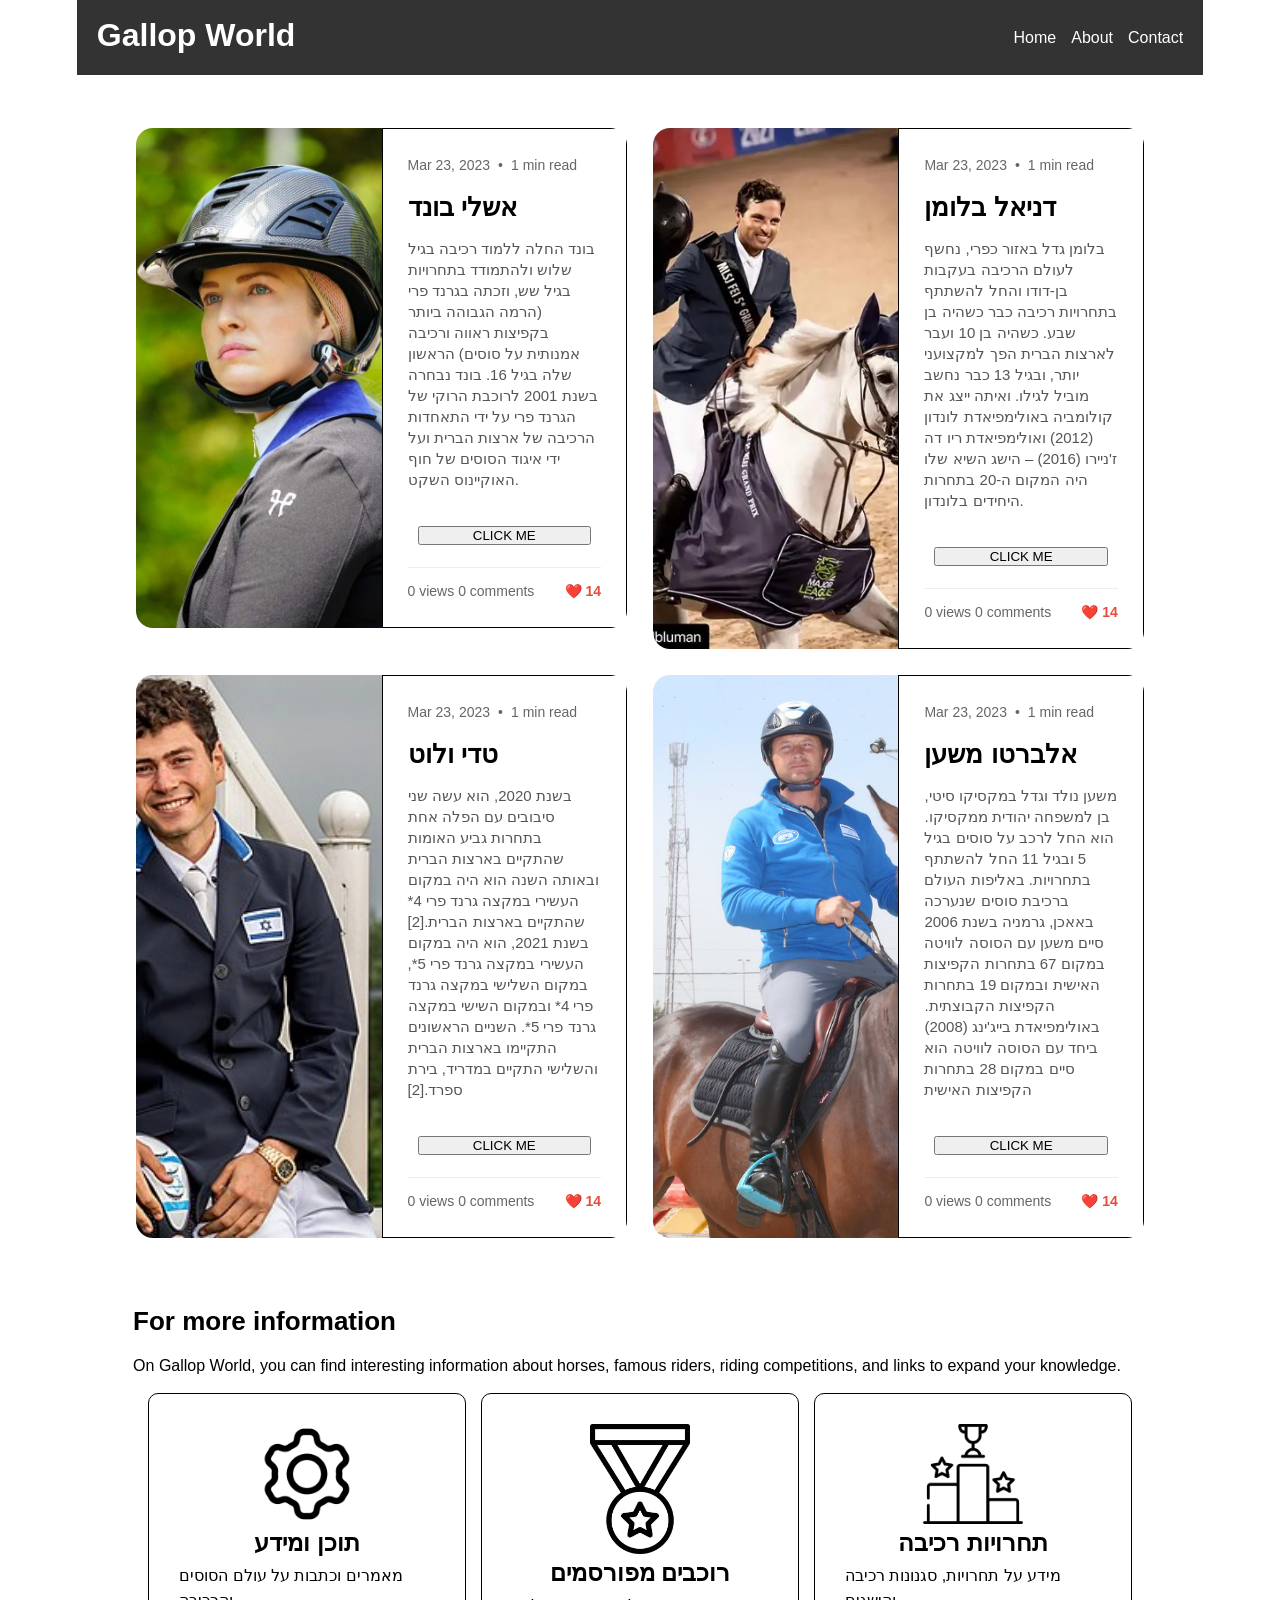
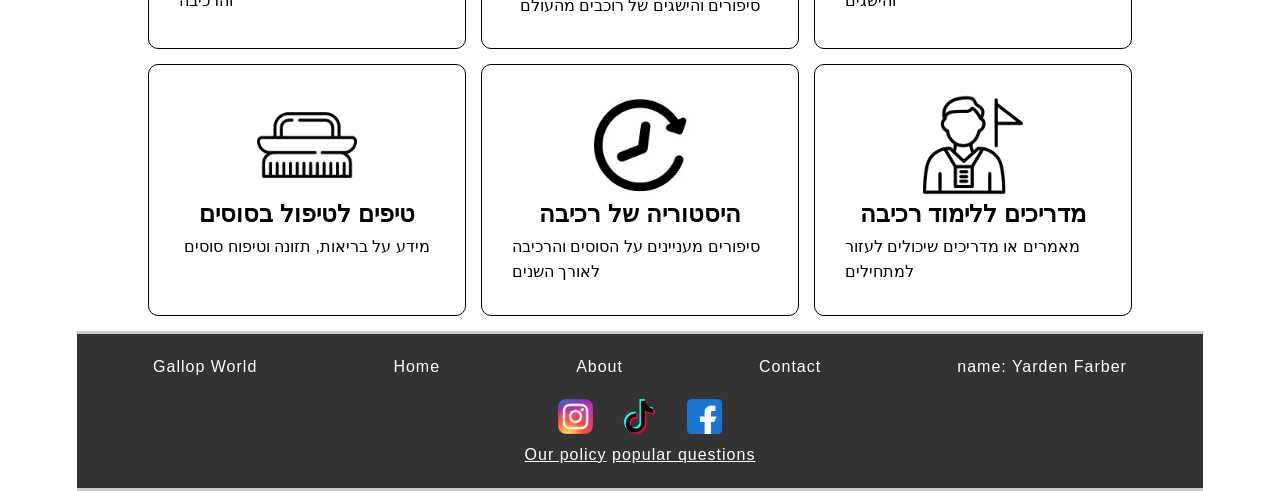
<file: index.html>
﻿<!DOCTYPE html>
<html lang="en">
<head>
    <meta charset="UTF-8" />
    <meta name="viewport" content="width=device-width, initial-scale=1.0" />
    <title>Home</title>
    <link rel="stylesheet" href="style.css" />
</head>
<body>
    <header>
        <div class="container1">
            <div class="item__logo">
                <h1>Gallop World</h1>
            </div>
            <div class="item__rooms">
                <nav>
                    <ul>
                        <li><a href="index.html">Home</a></li>
                        <li><a href="about.html">About</a></li>
                        <li><a href="contact.html">Contact</a></li>
                    </ul>

                </nav>
            </div>
        </div>
    </header>

    <main>
        <section class="firstsection">
            <div class="container">
                <div class="firstsection__item">
                    <div class="cards" id="section1">
                        <div class="card">
                            <div class="card-image">
                                <img src="images/ashlee-bond.jpg" alt="Alternate Text" />
                            </div>

                            <div class="card-content">
                                <div class="meta">
                                    <span>Mar 23, 2023</span>
                                    <span>•</span>
                                    <span>1 min read</span>
                                </div>

                                <h2>אשלי בונד</h2>

                                <p class="subtitle">
                                    בונד החלה ללמוד רכיבה בגיל שלוש ולהתמודד בתחרויות בגיל שש, וזכתה בגרנד פרי (הרמה הגבוהה ביותר בקפיצות ראווה ורכיבה אמנותית על סוסים) הראשון שלה בגיל 16. בונד נבחרה בשנת 2001 לרוכבת הרוקי של הגרנד פרי על ידי התאחדות הרכיבה של ארצות הברית  ועל ידי איגוד הסוסים של חוף האוקיינוס השקט.
                                </p>
                                <a href="https://he.wikipedia.org/wiki/%D7%90%D7%A9%D7%9C%D7%99_%D7%91%D7%95%D7%A0%D7%93">to the web</a>
                                <button class="nbtn">CLICK ME</button>
                                <div class="divider"></div>

                                <div class="bottom">
                                    <div class="stats">
                                        <span>0 views</span>
                                        <span>0 comments</span>
                                    </div>

                                    <div class="likes">
                                        ❤️ 14
                                    </div>
                                </div>
                            </div>
                        </div>

                    </div>



                    <div class="cards" id="section2">
                        <div class="container2">
                            <div class="card">
                                <div class="card-image">
                                    <img src="images/daniel-blomen.jpg" alt="">
                                </div>

                                <div class="card-content">
                                    <div class="meta">
                                        <span>Mar 23, 2023</span>
                                        <span>•</span>
                                        <span>1 min read</span>
                                    </div>

                                    <h2>דניאל בלומן</h2>

                                    <p class="subtitle">

                                        בלומן גדל באזור כפרי, נחשף לעולם הרכיבה בעקבות בן-דודו והחל להשתתף בתחרויות רכיבה כבר כשהיה בן שבע. כשהיה בן 10 ועבר לארצות הברית הפך למקצועני יותר, ובגיל 13 כבר נחשב מוביל לגילו.

                                        ואיתה ייצג את קולומביה באולימפיאדת לונדון (2012) ואולימפיאדת ריו דה ז'ניירו (2016) – הישג השיא שלו היה המקום ה-20 בתחרות היחידים בלונדון.
                                    </p>
                                    <a href="https://he.wikipedia.org/wiki/%D7%93%D7%A0%D7%99%D7%90%D7%9C_%D7%91%D7%9C%D7%95%D7%9E%D7%9F">to the web</a>
                                    <button class="nbtn">CLICK ME</button>
                                    <div class="divider"></div>

                                    <div class="bottom">
                                        <div class="stats">
                                            <span>0 views</span>
                                            <span>0 comments</span>
                                        </div>

                                        <div class="likes">
                                            ❤️ 14
                                        </div>
                                    </div>
                                </div>
                            </div>

                        </div>
                    </div>

                    <div class="cards" id="section3">
                        <div class="container2">
                            <div class="card">
                                <div class="card-image">
                                    <img src="images/Teddy-Vlock.jpg" alt="">
                                </div>

                                <div class="card-content">
                                    <div class="meta">
                                        <span>Mar 23, 2023</span>
                                        <span>•</span>
                                        <span>1 min read</span>
                                    </div>

                                    <h2>טדי ולוט</h2>

                                    <p class="subtitle">

                                        בשנת 2020, הוא עשה שני סיבובים עם הפלה אחת בתחרות גביע האומות שהתקיים בארצות הברית ובאותה השנה הוא היה במקום העשירי במקצה גרנד פרי 4* שהתקיים בארצות הברית.[2]

                                        בשנת 2021, הוא היה במקום העשירי במקצה גרנד פרי 5*, במקום השלישי במקצה גרנד פרי 4* ובמקום השישי במקצה גרנד פרי 5*. השניים הראשונים התקיימו בארצות הברית והשלישי התקיים במדריד, בירת ספרד.[2]
                                    </p>
                                    <a href="https://he.wikipedia.org/wiki/%D7%98%D7%93%D7%99_%D7%95%D7%9C%D7%95%D7%A7#%D7%91%D7%99%D7%95%D7%92%D7%A8%D7%A4%D7%99%D7%94">to the web</a>
                                    <button class="nbtn">CLICK ME</button>

                                    <div class="divider"></div>

                                    <div class="bottom">
                                        <div class="stats">
                                            <span>0 views</span>
                                            <span>0 comments</span>
                                        </div>

                                        <div class="likes">
                                            ❤️ 14
                                        </div>
                                    </div>
                                </div>
                            </div>
                        </div>
                    </div>
                    <div class="cards" id="section4">
                        <div class="container2">
                            <div class="card">
                                <div class="card-image">
                                    <img src="images/alberto-mishan.jpg" alt="">
                                </div>

                                <div class="card-content">
                                    <div class="meta">
                                        <span>Mar 23, 2023</span>
                                        <span>•</span>
                                        <span>1 min read</span>
                                    </div>

                                    <h2>אלברטו משען</h2>

                                    <p class="subtitle">

                                        משען נולד וגדל במקסיקו סיטי, בן למשפחה יהודית ממקסיקו. הוא החל לרכב על סוסים בגיל 5 ובגיל 11 החל להשתתף בתחרויות.

                                        באליפות העולם ברכיבת סוסים שנערכה באאכן, גרמניה בשנת 2006 סיים משען עם הסוסה לוויטה במקום 67 בתחרות הקפיצות האישית ובמקום 19 בתחרות הקפיצות הקבוצתית.
                                        באולימפיאדת בייג'ינג (2008) ביחד עם הסוסה לוויטה הוא סיים במקום 28 בתחרות הקפיצות האישית

                                    </p>
                                    <a href="https://www.tomsguide.com/wellness/sleep-problems/doctors-warn-this-common-sleep-problem-leaves-you-vulnerable-during-flu-season-heres-how-to-prevent-it?utm_source=chatgpt.com">to the web</a>
                                    <button class="nbtn">CLICK ME</button>

                                    <div class="divider"></div>

                                    <div class="bottom">
                                        <div class="stats">
                                            <span>0 views</span>
                                            <span>0 comments</span>
                                        </div>

                                        <div class="likes">
                                            ❤️ 14
                                        </div>
                                    </div>
                                </div>
                            </div>

                        </div>
                    </div>
                </div>
            </div>
        </section>
        <section class="services" id="section1">
            <div class="container">
                <h2>For more information</h2>
                <p>On Gallop World, you can find interesting information about horses, famous riders, riding competitions, and links to expand your knowledge.</p>

                <div class="services__wrap">
                    <div class="services__item">
                        <img src="images/Settings.jpg" alt="Alternate Text" />
                        <h1>תוכן ומידע</h1>
                        <p>מאמרים וכתבות על עולם הסוסים והרכיבה</p>
                    </div>

                    <div class="services__item">
                        <img src="images/Famous-riders.jpg" alt="Alternate Text" />
                        <h1>רוכבים מפורסמים</h1>
                        <p>סיפורים והישגים של רוכבים מהעולם</p>
                    </div>
                    <div class="services__item">
                        <img src="images/Competition.jpg" alt="Alternate Text" />
                        <h1>תחרויות רכיבה</h1>
                        <p>מידע על תחרויות, סגנונות רכיבה והישגים</p>
                    </div>
                    <div class="services__item">
                        <img src="images/Horse-care.jpg" alt="Alternate Text" />
                        <h1>טיפים לטיפול בסוסים</h1>
                        <p>מידע על בריאות, תזונה וטיפוח סוסים</p>
                    </div>
                    <div class="services__item">
                        <img src="images/History.jpg" alt="Alternate Text" />
                        <h1>היסטוריה של רכיבה</h1>
                        <p>סיפורים מעניינים על הסוסים והרכיבה לאורך השנים</p>
                    </div>
                    <div class="services__item">
                        <img src="images/Guides.jpg" alt="Alternate Text" />
                        <h1>מדריכים ללימוד רכיבה</h1>
                        <p>מאמרים או מדריכים שיכולים לעזור למתחילים</p>
                    </div>
                </div>
            </div>
        </section>
     
    </main>
   
    <footer>
        <div class="container">
            <div class="footer-top">
                <p>Gallop World</p>
                <a href="index.html">Home</a>
                <a href="about.html">About</a>
                <a href="contact.html">Contact</a>
                <p> name: Yarden Farber</p>
            </div>

            <div class="footer-middle">
                <a class="item__logo1" href="https://www.instagram.com/?hl=en"><img src="images/instagram.photo.png" alt="Alternate Text" /></a>
                <a class="item__logo2" href="https://getstarted.tiktok.com/gb-en-brand-new/?lang=en&attr_source=bing&attr_source=bing&attr_medium=pmax-ad&attr_medium=pmax-ad&funnel=Prospecting&funnel=Prospecting&targeting=all&targeting=all&creative=meetyourcustomerswheretheyare&creative=mix&no_parent_redirect=1&no_parent_redirect=1&attr_campaign_id=605634066&msclkid=9af34293807c17451c2f2babc47fd583&utm_source=bing&utm_medium=cpc&utm_campaign=IL-registration-performancemaxEN&utm_term=getstarted.tiktok.com&utm_content=IL-registration-all-prospecting-PerformancemaxEN-MeetYourCustomersWhereTheyAre-20250605"><img src="images/tiktok.photo.png" alt="C:\Users\fy281\Desktop\tiktok.png" /></a>
                <a class="item__logo3" href="https://www.bing.com/search?qs=AS&pq=f&sk=CSYN1AS12&sc=17-1&pglt=299&q=facebook&cvid=e5f7745599314d679756836c9eee645a&gs_lcrp=EgRlZGdlKgYIAhAAGEAyCQgAEEUYOxj5BzIGCAEQRRg5MgYIAhAAGEAyBggDEAAYQDIGCAQQRRg8MgYIBRBFGDwyBggGEEUYPDIGCAcQRRg8MgYICBBFGDzSAQgyNjUzajBqMagCCLACAQ&FORM=ANNTA1&PC=HCTS"><img src="images/facebook.photo.png" alt="Alternate Text" /></a>
            </div>
            <div class="footer-bottom">
                <a href="#">Our policy</a>
                <a href="#">popular questions</a>
            </div>
        </div>
    </footer>
</body>
</html>
</file>
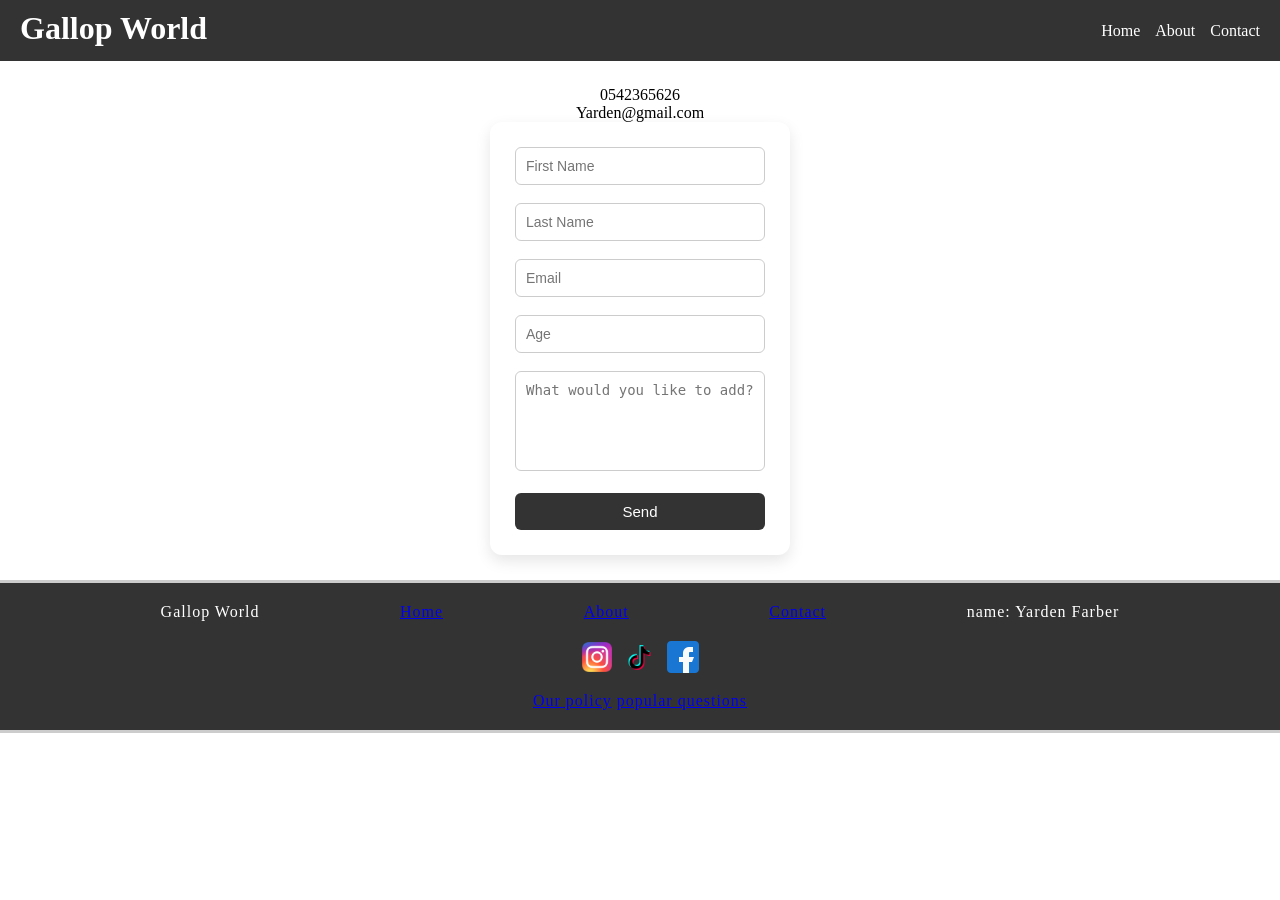
<file: contact.html>
<!DOCTYPE html>

<html lang="en" xmlns="http://www.w3.org/1999/xhtml">
<head>
    <meta charset="utf-8" />
    <title>contact</title>
    <link rel="stylesheet" href="contact.css">
</head>
<body>
    <header>

        <div class="container1">
            <div class="item__logo">
                <h1>Gallop World</h1>
            </div>
            <div class="item__rooms">
                <nav>
                    <ul>
                        <li><a href="index.html">Home</a></li>
                        <li><a href="about.html">About</a></li>
                        <li><a href="contact.html">Contact</a></li>
                    </ul>

                </nav>
            </div>
        </div>
   

    </header>

    <main>

<div class="container">
     <p>0542365626</p>
   <p>Yarden@gmail.com</p>
<form id="contact_requests">
    <input type="text" id="firstName" placeholder="First Name"><br><br>
    <input type="text" id="lastName" placeholder="Last Name"><br><br>
    <input type="email" id="email" placeholder="Email"><br><br>
    <input type="number" id="age" placeholder="Age"><br><br>

    <textarea id="message" placeholder="What would you like to add?" style="resize: none;"></textarea><br><br>

    <button type="submit" id="submitBtn">Send</button>
</form>
  
</div>
    </main>

    <footer class="footer">

       <div class="footer-container">
            <div class="footer-top">
                <p>Gallop World</p>
                <a href="index.html">Home</a>
                <a href="about.html">About</a>
                <a href="contact.html">Contact</a>
                <p> name: Yarden Farber</p>
            </div>

            <div class="footer-middle">
                <a class="item__logo1" href="https://www.instagram.com/?hl=en"><img src="images/instagram.photo.png" alt="Alternate Text" /></a>
                <a class="item__logo2" href="https://getstarted.tiktok.com/gb-en-brand-new/?lang=en&attr_source=bing&attr_source=bing&attr_medium=pmax-ad&attr_medium=pmax-ad&funnel=Prospecting&funnel=Prospecting&targeting=all&targeting=all&creative=meetyourcustomerswheretheyare&creative=mix&no_parent_redirect=1&no_parent_redirect=1&attr_campaign_id=605634066&msclkid=9af34293807c17451c2f2babc47fd583&utm_source=bing&utm_medium=cpc&utm_campaign=IL-registration-performancemaxEN&utm_term=getstarted.tiktok.com&utm_content=IL-registration-all-prospecting-PerformancemaxEN-MeetYourCustomersWhereTheyAre-20250605"><img src="images/tiktok.photo.png" alt="C:\Users\fy281\Desktop\tiktok.png" /></a>
                <a class="item__logo3" href="https://www.bing.com/search?qs=AS&pq=f&sk=CSYN1AS12&sc=17-1&pglt=299&q=facebook&cvid=e5f7745599314d679756836c9eee645a&gs_lcrp=EgRlZGdlKgYIAhAAGEAyCQgAEEUYOxj5BzIGCAEQRRg5MgYIAhAAGEAyBggDEAAYQDIGCAQQRRg8MgYIBRBFGDwyBggGEEUYPDIGCAcQRRg8MgYICBBFGDzSAQgyNjUzajBqMagCCLACAQ&FORM=ANNTA1&PC=HCTS"><img src="images/facebook.photo.png" alt="Alternate Text" /></a>
            </div>
            <div class="footer-bottom">
                <a href="#">Our policy</a>
                <a href="#">popular questions</a>
            </div>
        </div>
</footer>

    <script src="js.js"></script>
</body>
</html>
</file>
<file: style.css>
﻿* {
    margin: 0;
    padding: 0;
    box-sizing: border-box;
}

body {
    font-family: Arial, sans-serif;
    line-height: 1.6;
    width: 88%;
    margin: 0 auto;
    min-height: 100vh; 
}
main {
    flex: 1; 
}
header:hover {
    transform: scale(1.01);
    transition: all 0.1s;
}

.container {
    width: 90%;
    max-width: 1200px;
    margin: 0 auto;
}

header {
    background: #333;
    color: #fff;
    padding: 10px 0;
}

    header h1 {
        margin-bottom: 4px;
    }

nav ul {
    list-style: none;
    display: flex;
    gap: 15px;
    justify-content: flex-end;
    margin: 0;
    padding: 0;
}

nav a {
    color: #fff;
    text-decoration: none;
}

    nav a:hover {
        text-decoration: underline;
    }


.section {
    padding: 40px 0;
}
 .section:nth-child(even) {
        background: #f4f4f4;
  }


 footer img {
    max-width: 100%;
    height: auto;
}


footer {
    background: #333;
    color: #fff;
    text-align: center;
    padding: 20px 0;
    border-top: 3px solid #ccc;
    border-bottom: 3px solid #ccc;
    letter-spacing: 1px;
}

.footer-container {
    width: 90%;
    margin: 0 auto;
}


.footer-top {
    display: flex;
    justify-content: space-between;
    gap: 6px;
    margin-bottom: 20px;
    padding: 0 20px;
}

 .footer-top a {
        text-decoration: none;
        color: #fff;
 }

.footer-top a:hover {
            text-decoration: underline;
 }


.footer-middle img {
    width: 35px;
    margin: 0 12px;
}


.item__logo1 {
    width: 30px;
}

.item__logo2 {
    width: 25px;
}

.item__logo3 {
    width: 32px;
}

.container1 {
    display: flex;
    justify-content: space-between;
    align-items: center;
    padding: 0 20px;
}

.footer-bottom {
    color: #fff;
    text-decoration: none;
}
 .firstsection {
    display: flex;
    justify-content: center;
    padding-top: 50px;
    padding-bottom: 50px;
    width: 100%;
    max-width: 1200px;
    gap: 20px;
    border-radius: 6px;
}

 .firstsection__item {
    display: flex;
    flex-wrap: wrap;
    gap: 20px;
}

.cards {
    width: calc(50% - 10px);
    box-sizing: border-box;
}

.card:hover {
    transform: scale(1.7) rotate(-1deg);
    border-color: green;
    transition: all 0.3s;
}

.card {
    display: flex;
    border: 3px solid #fff;
    border-radius: 20px;
    overflow: hidden;
    background: #fff;
    min-height: 250px;
}

.card-image {
    width: 50%;
    height: 100%;
    overflow: hidden;
    height: auto;
}

    .card-image img {
        width: 100%;
        height: 100%;
        object-fit: cover;
    }

.card-content {
    padding: 25px;
    width: 50%;
    display: flex;
    flex-direction: column;
    justify-content: space-between;
    border: 1px solid black;
}

.meta {
    color: #666;
    font-size: 14px;
    display: flex;
    gap: 8px;
}

h2 {
    margin: 10px 0;
    font-size: 26px;
}

.subtitle {
    color: #555;
    font-size: 15px;
    line-height: 1.4;
}

.divider {
    width: 100%;
    height: 1px;
    background: #eee;
    margin: 12px 0;
}

.bottom {
    display: flex;
    justify-content: space-between;
    align-items: center;
    font-size: 14px;
    color: #666;
}

.likes {
    color: #e74c3c;
    font-weight: bold;
}
.services__item {
   
    border: 1px solid;
    border-radius: 10px;
    padding: 30px;
    width: calc(100% / 3 - 10px);
    display: flex;
    flex-direction: column;
    align-items: center;
}

    .services__item img {
        width: 100px;
    }

.services__wrap {
    display: flex;
    flex-wrap: wrap;
    justify-content: space-between;
    gap: 15px;
    margin:15px; 
}

.services__item:hover {
    <!-- transform: scale(1.07); -->
    transition: all 0.8s;
    box-shadow: 0px 4px 12px 7px gray;
}
.moredetails {
    gap: 10px;
    text-shadow: 0 0 5px #330000;
    display: flex;
    justify-content: center;
    color: blanchedalmond;}
button.nbtn
{
    margin: 10px;
}
a {
    color: white;
}
</file>
<file: contact.css>
header {
    background: #333;
    color: #fff;
    padding: 10px 0;
}

header:hover {
    transform: scale(1.01);
    transition: all 0.1s;
}

header h1 {
    margin-bottom: 4px;
}


.container1 {
    display: flex;
    justify-content: space-between;
    align-items: center;
    padding: 0 20px;
}


nav ul {
    list-style: none;
    display: flex;
    gap: 15px;
    justify-content: flex-end;
    margin: 0;
    padding: 0;
}

nav a {
    color: #fff;
    text-decoration: none;
}

nav a:hover {
    text-decoration: underline;
}


footer {
    background: #333;
    color: #fff;
    text-align: center;
    padding: 20px 0;
    border-top: 3px solid #ccc;
    border-bottom: 3px solid #ccc;
    letter-spacing: 1px;
}

* {
    margin: 0;
    padding: 0;
    box-sizing: border-box;
}

footer {
    display: block;
    unicode-bidi: isolate;
}

.item__logo1 {
    width: 30px;
}

.item__logo2 {
    width: 25px;
}

.item__logo3 {
    width: 32px;
}


.container1 {
    display: flex;
    justify-content: space-between;
    align-items: center;
    padding: 0 20px;
}


.footer-bottom {
    color: #fff;
    text-decoration: none;
}


footer img {
    max-width: 100%;
    height: auto;
}
.container {
    margin: 25px;
     display: flex;
    flex-direction: column;
    align-items: center; /* מרכז אופקי */
    justify-content: center; /* מרכז אנכי */
   
}
#contact_requests {
    background: #ffffff;
    padding: 25px;
    border-radius: 12px;
    box-shadow: 0 6px 15px rgba(0,0,0,0.1);
    width: 300px;
}


#contact_requests input,
#contact_requests textarea {
    width: 100%;
    padding: 10px;
    border: 1px solid #ccc;
    border-radius: 6px;
    font-size: 14px;
    transition: 0.2s;
}


#contact_requests input:focus,
#contact_requests textarea:focus {
    border-color:#333 ;
    box-shadow: 0 0 5px rgba(50, 47, 42, 0.4);
    outline: none;
}


#contact_requests textarea {
    height: 100px;
}


#contact_requests button {
    width: 100%;
    padding: 10px;
    background:#333 ;
    color: white;
    border: none;
    border-radius: 6px;
    font-size: 15px;
    cursor: pointer;
    transition: 0.3s;
}


#contact_requests button:hover {
    background: #3b3a37;
}


.backLink {
    display: inline-block;
    margin-top: 15px;
    color: #333;
    text-decoration: none;
    font-weight: bold;
}

.backLink:hover {
    color: #fca311;
}
.footer-container {
    width: 100%;
}
.footer-top {
 
    display: flex;
    justify-content: space-evenly; /* רווח שווה בין כולם */
    align-items: center;
    margin-bottom: 20px;
    padding: 0 20px;
    flex-wrap: wrap; /* שלא יישבר במסכים קטנים */
}

.footer-middle {
    display: flex;
    justify-content: center;
    align-items: center;
    gap: 15px;
    margin: 15px 0;
}
</file>
